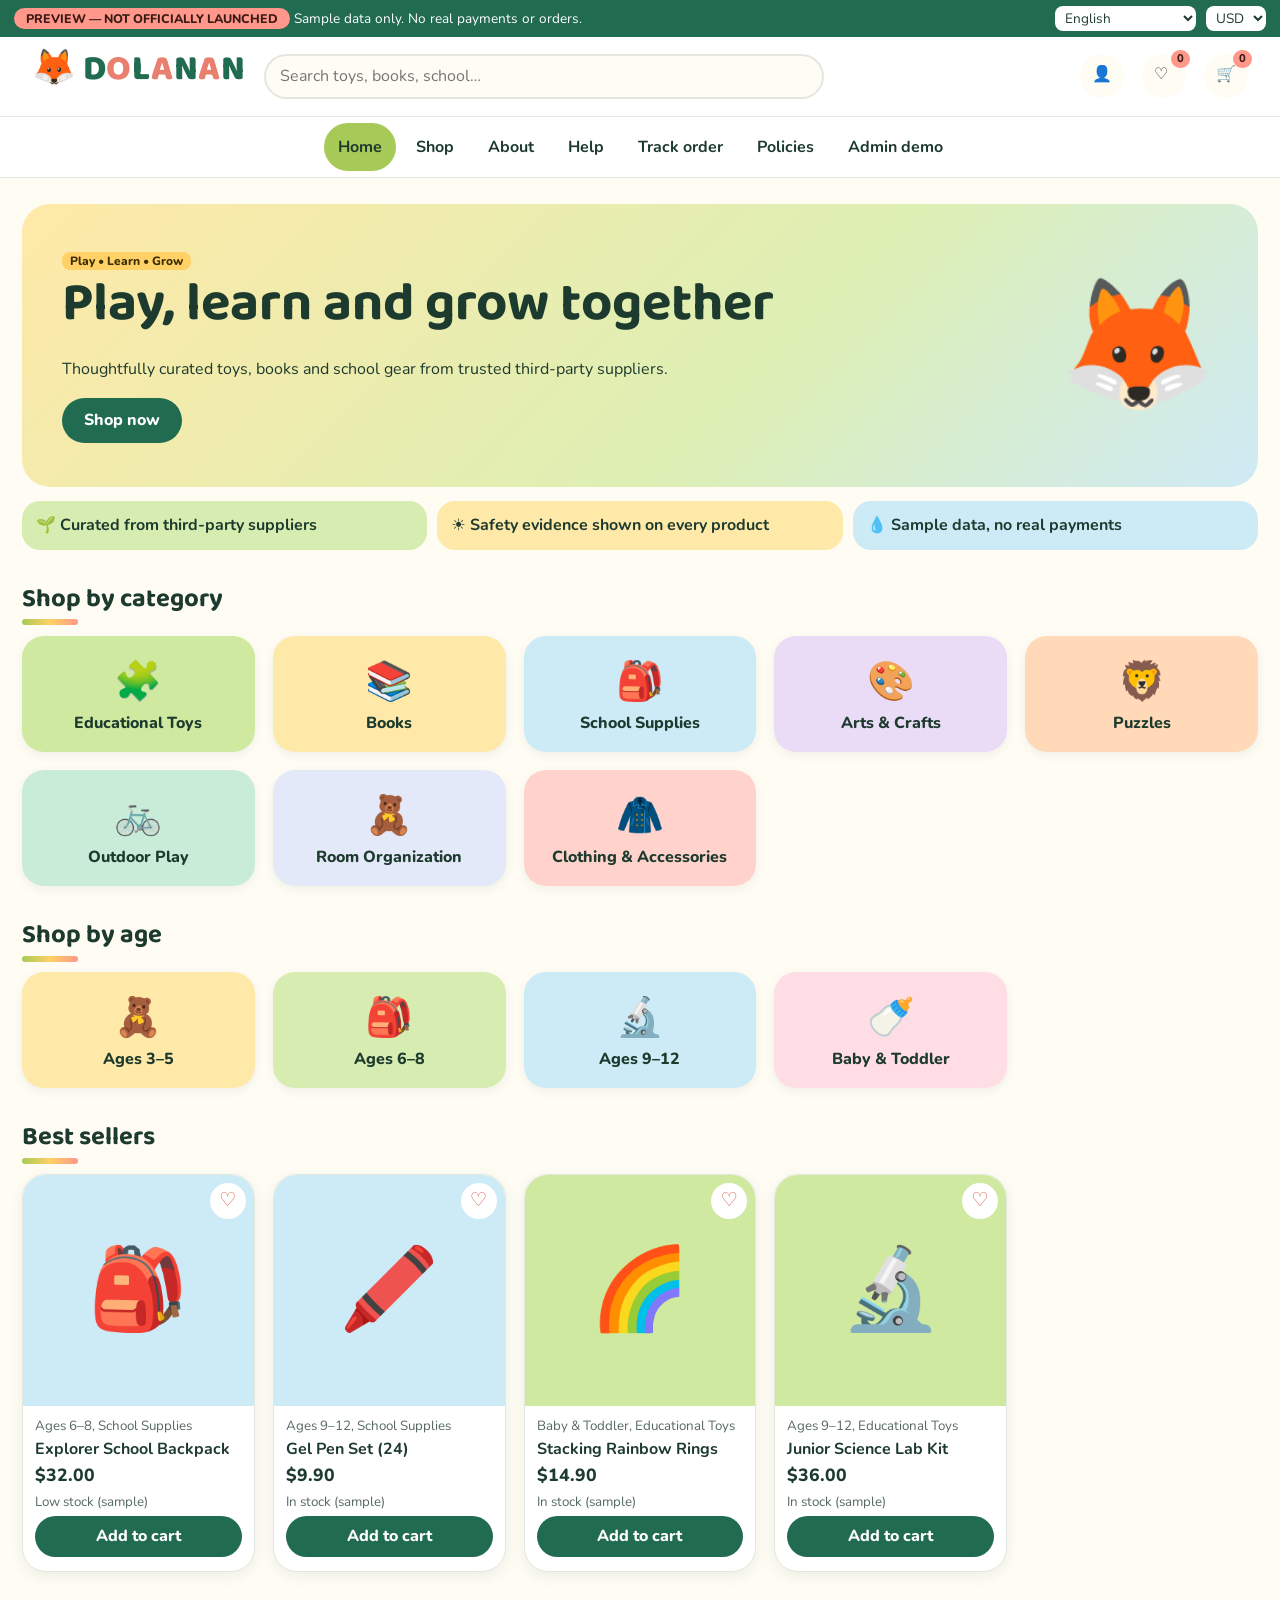
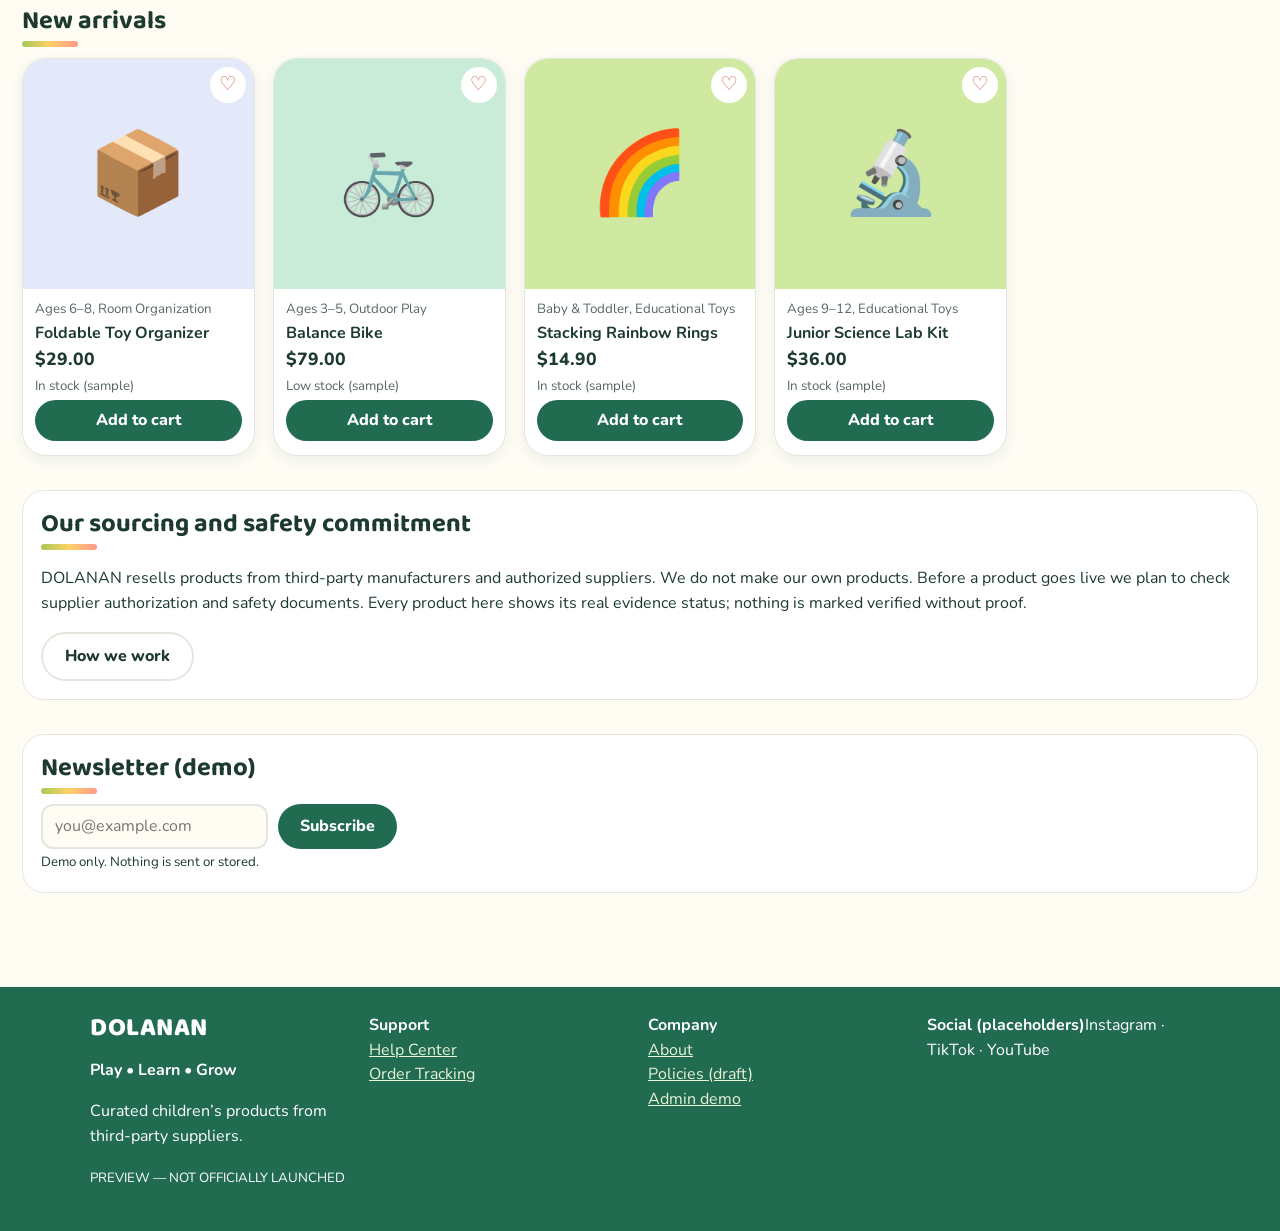
<file: index.html>
<!DOCTYPE html>
<html lang="en"><head><meta charset="utf-8">
<meta name="viewport" content="width=device-width, initial-scale=1, viewport-fit=cover">
<title>DOLANAN – Demo Prototype</title>
<link rel="stylesheet" href="https://fonts.googleapis.com/css2?family=Baloo+2:wght@600;800&family=Nunito:wght@400;600;800&display=swap">
<link rel="stylesheet" href="style.css">
</head><body>
<div class="bar"><span><b class="pv">PREVIEW — NOT OFFICIALLY LAUNCHED</b> Sample data only. No real payments or orders.</span>
<span class="row"><select id="lang" aria-label="Language"><option>English</option><option value="id">Bahasa Indonesia</option></select><select id="cur" aria-label="Currency"><option>USD</option><option>EUR</option><option>IDR</option></select></span></div>
<header class="top"><button class="ib" id="mb" aria-label="Menu" aria-expanded="false">☰</button>
<a class="logo" href="#/"><span aria-hidden="true">🦊</span><span><i>D</i><i>O</i><i>L</i><i>A</i><i>N</i><i>A</i><i>N</i></span></a>
<form class="sr" id="sf" role="search"><input id="q" type="search" placeholder="Search toys, books, school…" aria-label="Search products"></form>
<a class="ib" href="#/account" aria-label="Account">👤</a><a class="ib" href="#/wish" aria-label="Wishlist">♡<em id="wc">0</em></a><a class="ib" href="#/cart" aria-label="Cart">🛒<em id="cc">0</em></a></header>
<nav class="m" id="nav" aria-label="Main"></nav>
<main id="app" tabindex="-1"></main>
<footer><div class="in"><div><div class="logo">DOLANAN</div><p><b>Play • Learn • Grow</b></p><p>Curated children’s products from third-party suppliers.</p><p><small>PREVIEW — NOT OFFICIALLY LAUNCHED</small></p></div>
<div><b>Support</b><a href="#/help">Help Center</a><a href="#/track">Order Tracking</a></div>
<div><b>Company</b><a href="#/about">About</a><a href="#/policy">Policies (draft)</a><a href="#/admin">Admin demo</a></div>
<div><b>Social (placeholders)</b><span>Instagram · TikTok · YouTube</span></div></div></footer>
<div id="toast" role="status" aria-live="polite"></div>
<script src="script.js"></script></body></html>
</file>
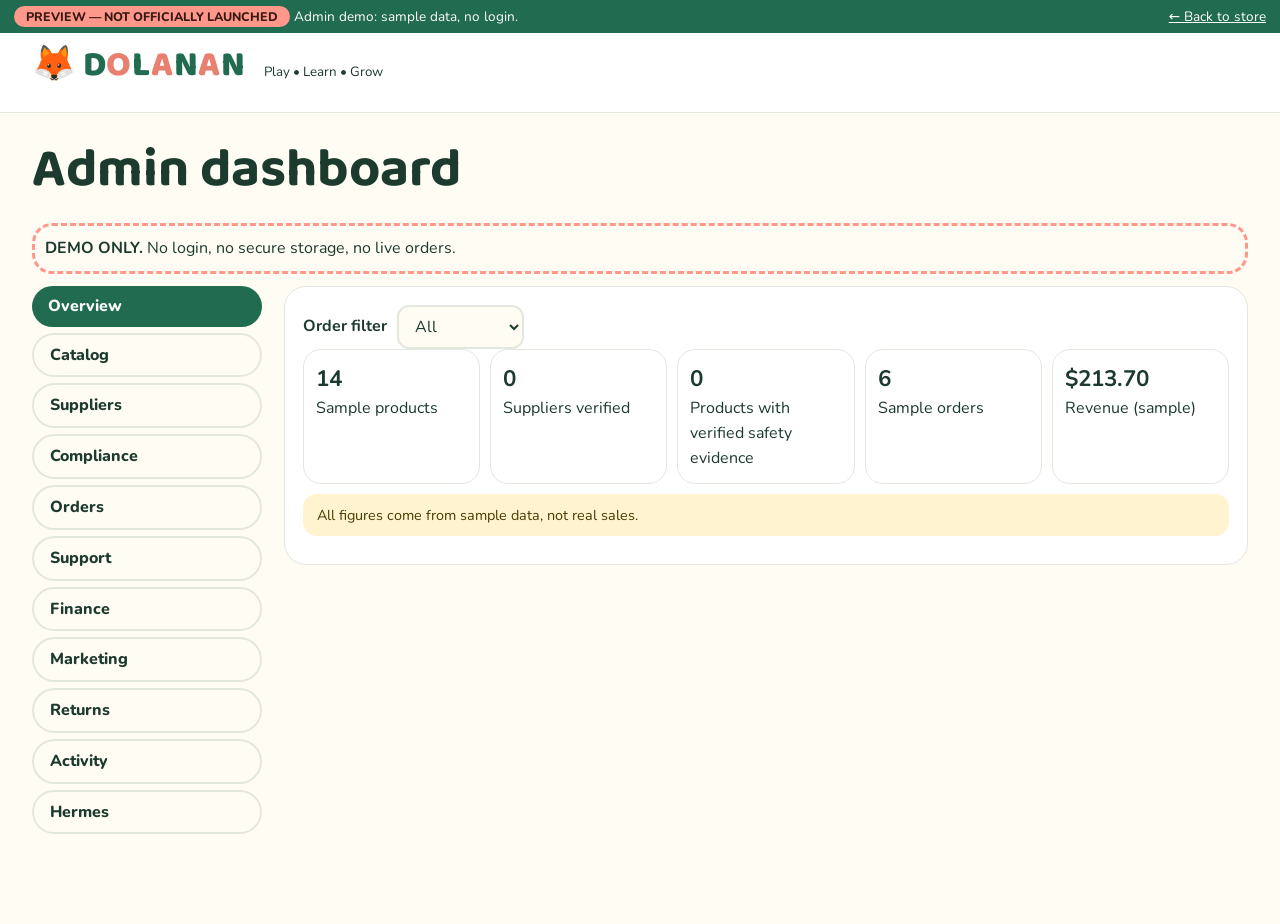
<file: admin.html>
<!DOCTYPE html>
<html lang="en"><head><meta charset="utf-8">
<meta name="viewport" content="width=device-width, initial-scale=1, viewport-fit=cover">
<title>DOLANAN Admin – Demo</title>
<link rel="stylesheet" href="https://fonts.googleapis.com/css2?family=Baloo+2:wght@600;800&family=Nunito:wght@400;600;800&display=swap">
<link rel="stylesheet" href="style.css"></head>
<body data-page="admin">
<div class="bar"><span><b class="pv">PREVIEW — NOT OFFICIALLY LAUNCHED</b> Admin demo: sample data, no login.</span><a href="index.html" style="color:#fff">← Back to store</a></div>
<header class="top"><a class="logo" href="index.html"><span aria-hidden="true">🦊</span><span><i>D</i><i>O</i><i>L</i><i>A</i><i>N</i><i>A</i><i>N</i></span></a><small>Play • Learn • Grow</small></header>
<main id="app" class="wide"></main><div id="toast" role="status" aria-live="polite"></div>
<script src="script.js"></script></body></html>
</file>
<file: style.css>
:root{--g:#216B50;--lg:#A7C957;--y:#FFD166;--c:#FF988B;--b:#A7DBF0;--bg:#FFFCF4;--fo:#1f6fb0;--card:#fff;--ink:#1d3a2e;--mut:#56695f;--line:#e3e8df;--btn:#216B50;--btnt:#fff;box-sizing:border-box;padding-top:env(safe-area-inset-top,0px);padding-bottom:env(safe-area-inset-bottom,0px)}
@media(prefers-color-scheme:dark){:root:not([data-theme=light]){--bg:#13211b;--fo:#FFD166;--card:#1c2e26;--ink:#eef3ec;--mut:#a9bbb0;--line:#2b4036;--btn:#A7C957;--btnt:#13211b}}
*{box-sizing:border-box}html{scroll-padding-top:env(safe-area-inset-top,0px);height:100%}
body{margin:0;font:400 16px/1.55 Nunito,system-ui,sans-serif;background:var(--bg);color:var(--ink)}
h1,h2,h3,.logo{font-family:"Baloo 2",system-ui,sans-serif;line-height:1.15;margin:0 0 .4em}
h1{font-size:clamp(2rem,6vw,3.4rem)}h2{font-size:1.6rem}h3{font-size:1.15rem}
a{color:inherit}button,select,input,textarea{font:inherit;color:inherit}
:focus-visible{outline:3px solid var(--fo);outline-offset:2px}
.bar{background:var(--g);color:#fff;font-size:.85rem;padding:6px 14px;display:flex;gap:10px;justify-content:space-between;flex-wrap:wrap;align-items:center}
.bar select{background:#fff;color:#1d3a2e;border:0;border-radius:8px;padding:2px 6px}
header.top{position:sticky;top:0;z-index:20;background:var(--card);border-bottom:1px solid var(--line);padding:10px 14px;display:flex;gap:10px;align-items:center;flex-wrap:wrap}
.logo{font-size:1.9rem;font-weight:800;text-decoration:none;letter-spacing:.02em;display:flex;align-items:center;gap:6px}
.logo i:nth-child(odd){color:var(--g);font-style:normal}.logo i:nth-child(even){color:#e9806f;font-style:normal}
.sr{flex:1;min-width:150px;display:flex}.sr input{flex:1;border:2px solid var(--line);border-radius:99px;padding:8px 14px;background:var(--bg)}
.ib{border:0;background:var(--bg);border-radius:99px;padding:8px 12px;cursor:pointer;text-decoration:none;position:relative;font-weight:800}
.ib em{position:absolute;top:-4px;right:-4px;background:var(--c);color:#3a1a14;border-radius:99px;font-size:.7rem;padding:0 6px;font-style:normal}
nav.m{display:flex;gap:4px;padding:6px 14px;overflow-x:auto;background:var(--card);border-bottom:1px solid var(--line)}
nav.m a{white-space:nowrap;text-decoration:none;padding:6px 12px;border-radius:99px;font-weight:700}
nav.m a.on{background:var(--lg);color:#1d3a2e}
main{max-width:1100px;margin:0 auto;padding:18px 14px 50px;min-height:60vh}
.hero{background:linear-gradient(120deg,var(--y),var(--lg));color:#1d3a2e;border-radius:28px;padding:28px 22px;display:grid;gap:10px;grid-template-columns:1fr auto;align-items:center;overflow:hidden}
.hero .fox{font-size:7rem;line-height:1}@media(max-width:560px){.hero{grid-template-columns:1fr}.hero .fox{font-size:4.5rem}}
.btn{display:inline-block;background:var(--btn);color:var(--btnt);border:0;border-radius:99px;padding:10px 22px;font-weight:800;cursor:pointer;text-decoration:none}
.btn.alt{background:transparent;color:var(--ink);border:2px solid var(--line)}.btn.sm{padding:8px 16px}.btn,.ib,.qty button{min-height:44px;min-width:44px}.btn.sm{min-height:40px}.btn:hover{filter:brightness(1.08)}.btn:active{transform:scale(.97)}
.grid{display:grid;gap:14px;grid-template-columns:repeat(auto-fill,minmax(155px,1fr))}
.card{background:var(--card);border:1px solid var(--line);border-radius:22px;overflow:hidden;position:relative;display:flex;flex-direction:column}
.card .img{display:grid;place-items:center;font-size:4.2rem;height:130px;text-decoration:none}.cb{padding:10px 12px 14px;display:flex;flex-direction:column;gap:3px;flex:1}
.cb small{color:var(--mut)}.pr{font-weight:800;font-size:1.1rem}
.wb{position:absolute;top:8px;right:8px;border:0;background:var(--card);border-radius:99px;width:36px;height:36px;font-size:1.2rem;cursor:pointer;color:#d9604f}
.cat{border-radius:22px;padding:16px 10px;text-align:center;text-decoration:none;font-weight:800;color:#1d3a2e;display:block}.cat span{font-size:2.4rem;display:block}
.sec{margin:34px 0}.row{display:flex;gap:10px;flex-wrap:wrap;align-items:center}
.panel{background:var(--card);border:1px solid var(--line);border-radius:22px;padding:18px}
.note{background:#fff4cf;color:#4a3a00;border-radius:14px;padding:10px 14px;font-size:.9rem;margin:10px 0}
.st{font-size:.72rem;font-weight:800;padding:2px 8px;border-radius:99px;display:inline-block}
.PASS{background:#c8ecd6;color:#0d4a2c}.FAIL{background:#ffc9c2;color:#6b1208}.BLOCKED{background:#ffd9b8;color:#6b3300}.NOT_TESTED{background:#e7e9e4;color:#38443d}.NOT_IMPLEMENTED{background:#cfe9f7;color:#0b3a55}
.tag{font-size:.75rem;font-weight:800;background:var(--y);color:#3a2d00;border-radius:8px;padding:1px 8px}
input,select,textarea{background:var(--bg);border:2px solid var(--line);border-radius:12px;padding:8px 12px;max-width:100%}
label{display:block;font-weight:700;margin:8px 0 2px}.err{color:#c0392b;font-weight:700;font-size:.9rem}
.tbl{overflow-x:auto}table{border-collapse:collapse;width:100%;font-size:.9rem}th,td{text-align:left;padding:8px 10px;border-bottom:1px solid var(--line);white-space:nowrap}
.two{display:grid;gap:18px;grid-template-columns:1fr 1fr}@media(max-width:700px){.two{grid-template-columns:1fr}}
.kpi{display:grid;gap:10px;grid-template-columns:repeat(auto-fit,minmax(140px,1fr))}.kpi div{background:var(--card);border:1px solid var(--line);border-radius:18px;padding:12px}.kpi b{font-size:1.4rem;display:block}
details{background:var(--card);border:1px solid var(--line);border-radius:14px;padding:10px 14px;margin:8px 0}summary{font-weight:800;cursor:pointer}
.tl{border-left:4px solid var(--lg);padding-left:14px;margin:10px 0}
#toast{position:fixed;left:50%;bottom:calc(18px + env(safe-area-inset-bottom,0px));transform:translateX(-50%);background:var(--g);color:#fff;padding:10px 20px;border-radius:99px;z-index:50;display:none;max-width:92vw;text-align:center}
footer{background:var(--g);color:#fff;padding:26px 14px}footer .in{max-width:1100px;margin:auto;display:grid;gap:16px;grid-template-columns:repeat(auto-fit,minmax(170px,1fr))}footer a{display:block;color:#e8f3d8}
.qty{display:inline-flex;align-items:center;gap:8px}.qty button{width:34px;height:34px;border-radius:99px;border:2px solid var(--line);background:var(--card);cursor:pointer;font-weight:800}
.adm{border:3px dashed var(--c);border-radius:20px;padding:10px}.hero{background:linear-gradient(135deg,#FFE9A8,#DDEFB4 60%,#CFEAF6)}.card{box-shadow:0 4px 14px rgba(33,107,80,.09);border-radius:24px}.cb b{line-height:1.25}.cb .btn{margin-top:auto}.sec>h2::after{content:"";display:block;width:56px;height:6px;border-radius:9px;margin-top:6px;background:linear-gradient(90deg,var(--lg),var(--y),var(--c))}.trust{display:grid;gap:10px;grid-template-columns:repeat(auto-fit,minmax(170px,1fr));margin-top:14px}.trust div{border-radius:18px;padding:12px 14px;font-weight:700;color:#1d3a2e}.cat{box-shadow:0 3px 10px rgba(33,107,80,.08)}.cat:active{transform:scale(.97)}.fp{border-top:8px solid var(--acc,var(--lg))}nav.m a.on{background:var(--acc,var(--lg))}
@media(prefers-reduced-motion:no-preference){.hero .fox{animation:bob 3s ease-in-out infinite}@keyframes bob{50%{transform:translateY(-8px)}}}

/* Responsive: mobile first, then 768 / 1024 / 1600 */
img,svg,video{max-width:100%;height:auto}main,.panel,.row>*{min-width:0}.row input,.row select{max-width:100%}
.logo{margin-right:auto}.sr{order:5;flex:1 1 100%}
.card .img{height:auto;aspect-ratio:4/3;font-size:clamp(3.2rem,16vw,4.8rem)}
nav.m{display:none;flex-direction:column;gap:2px}nav.m.open{display:flex}nav.m a{padding:12px 14px;min-height:44px}
.admin{display:block}.side{display:flex;gap:6px;overflow-x:auto;padding-bottom:8px;margin-bottom:10px}.side .btn{flex:none}
.pv{background:var(--c);color:#3a1a14;border-radius:99px;padding:2px 12px;font-weight:800;font-size:.78rem}
main.wide{max-width:1680px}
@media(min-width:768px){
nav.m{display:flex;flex-direction:row;flex-wrap:wrap;justify-content:center;gap:6px}#mb{display:none}
.sr{order:0;flex:1 1 280px;max-width:560px;margin-right:auto}.logo{margin-right:0}
.grid{grid-template-columns:repeat(auto-fill,minmax(190px,1fr));gap:18px}
.hero{padding:44px 40px}.hero .fox{font-size:8rem}main{padding:26px 22px 60px}}
@media(min-width:1024px){
header.top{padding:12px 32px;gap:18px}.logo{font-size:2.2rem}main{max-width:1280px}
.grid{grid-template-columns:repeat(auto-fill,minmax(210px,1fr))}.card .img{aspect-ratio:1/1;font-size:5rem}
.admin{display:grid;grid-template-columns:230px minmax(0,1fr);gap:22px;align-items:start}
.side{flex-direction:column;position:sticky;top:90px;overflow:visible}.side .btn{text-align:left;width:100%}
th,td{padding:11px 14px}table{font-size:.95rem}main.wide{padding-left:32px;padding-right:32px;max-width:1680px}}
@media(min-width:1600px){main{max-width:1560px}main.wide{max-width:1680px}.grid{grid-template-columns:repeat(auto-fill,minmax(230px,1fr))}body{font-size:17px}}
footer .in{grid-template-columns:repeat(auto-fit,minmax(min(170px,100%),1fr))}footer .in>*{min-width:0;overflow-wrap:anywhere}footer .logo{font-size:1.6rem}
@media(max-width:479px){header.top{gap:4px;padding:8px 10px}.logo{font-size:1.4rem}.logo>span:first-child{display:none}.ib{min-width:40px;min-height:40px;padding:6px 8px}}
</file>
